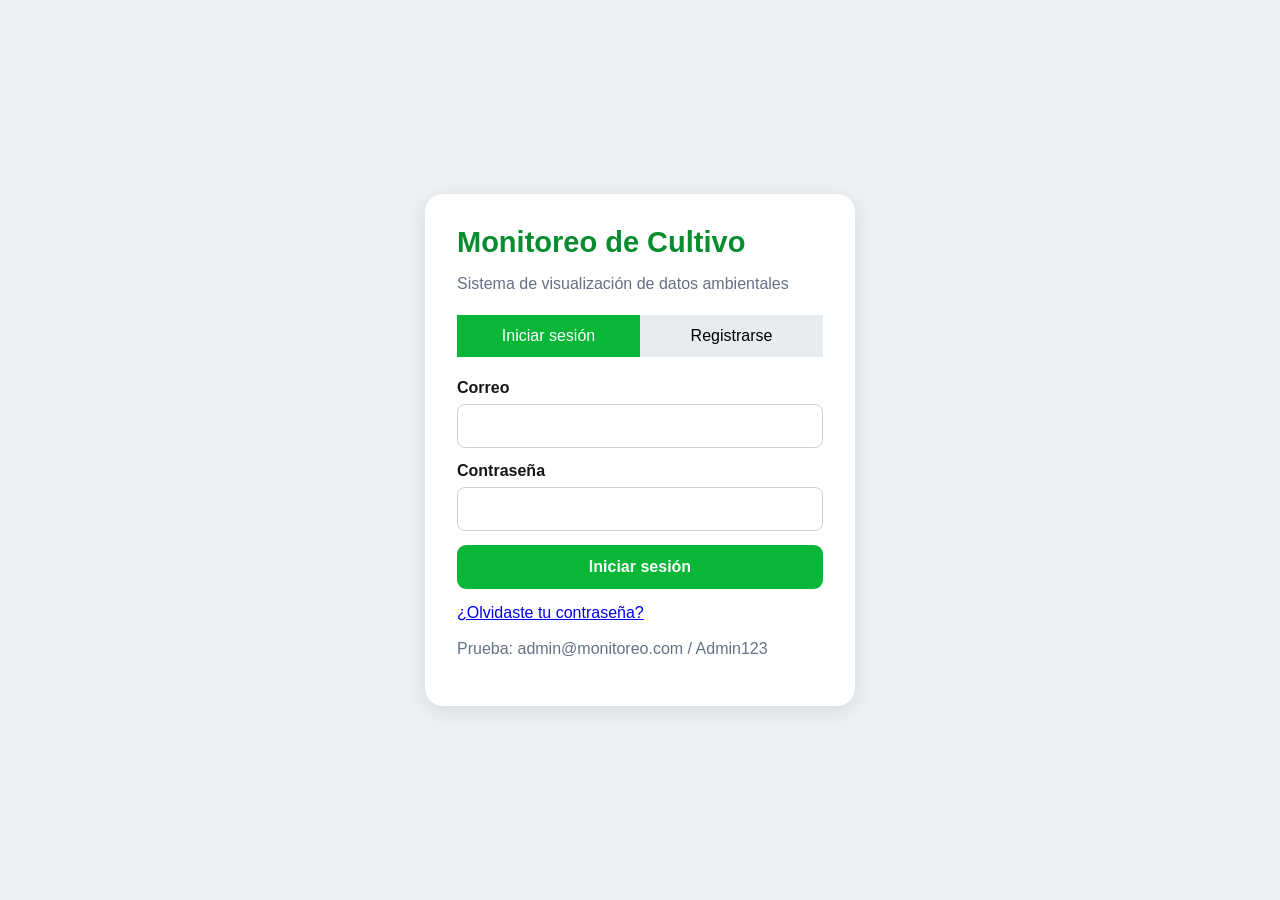
<file: frontend/src/main/webapp/index.html>
<!DOCTYPE html>
<html lang="es">
<head>
    <meta charset="UTF-8">
    <meta name="viewport" content="width=device-width, initial-scale=1.0">
    <title>Monitoreo de Cultivo Medicinal</title>
    <link rel="stylesheet" href="css/styles.css">
</head>
<body>
<div id="app"></div>
<script src="js/app.js?v=20261008-multicuenta"></script>
</body>
</html>
</file>
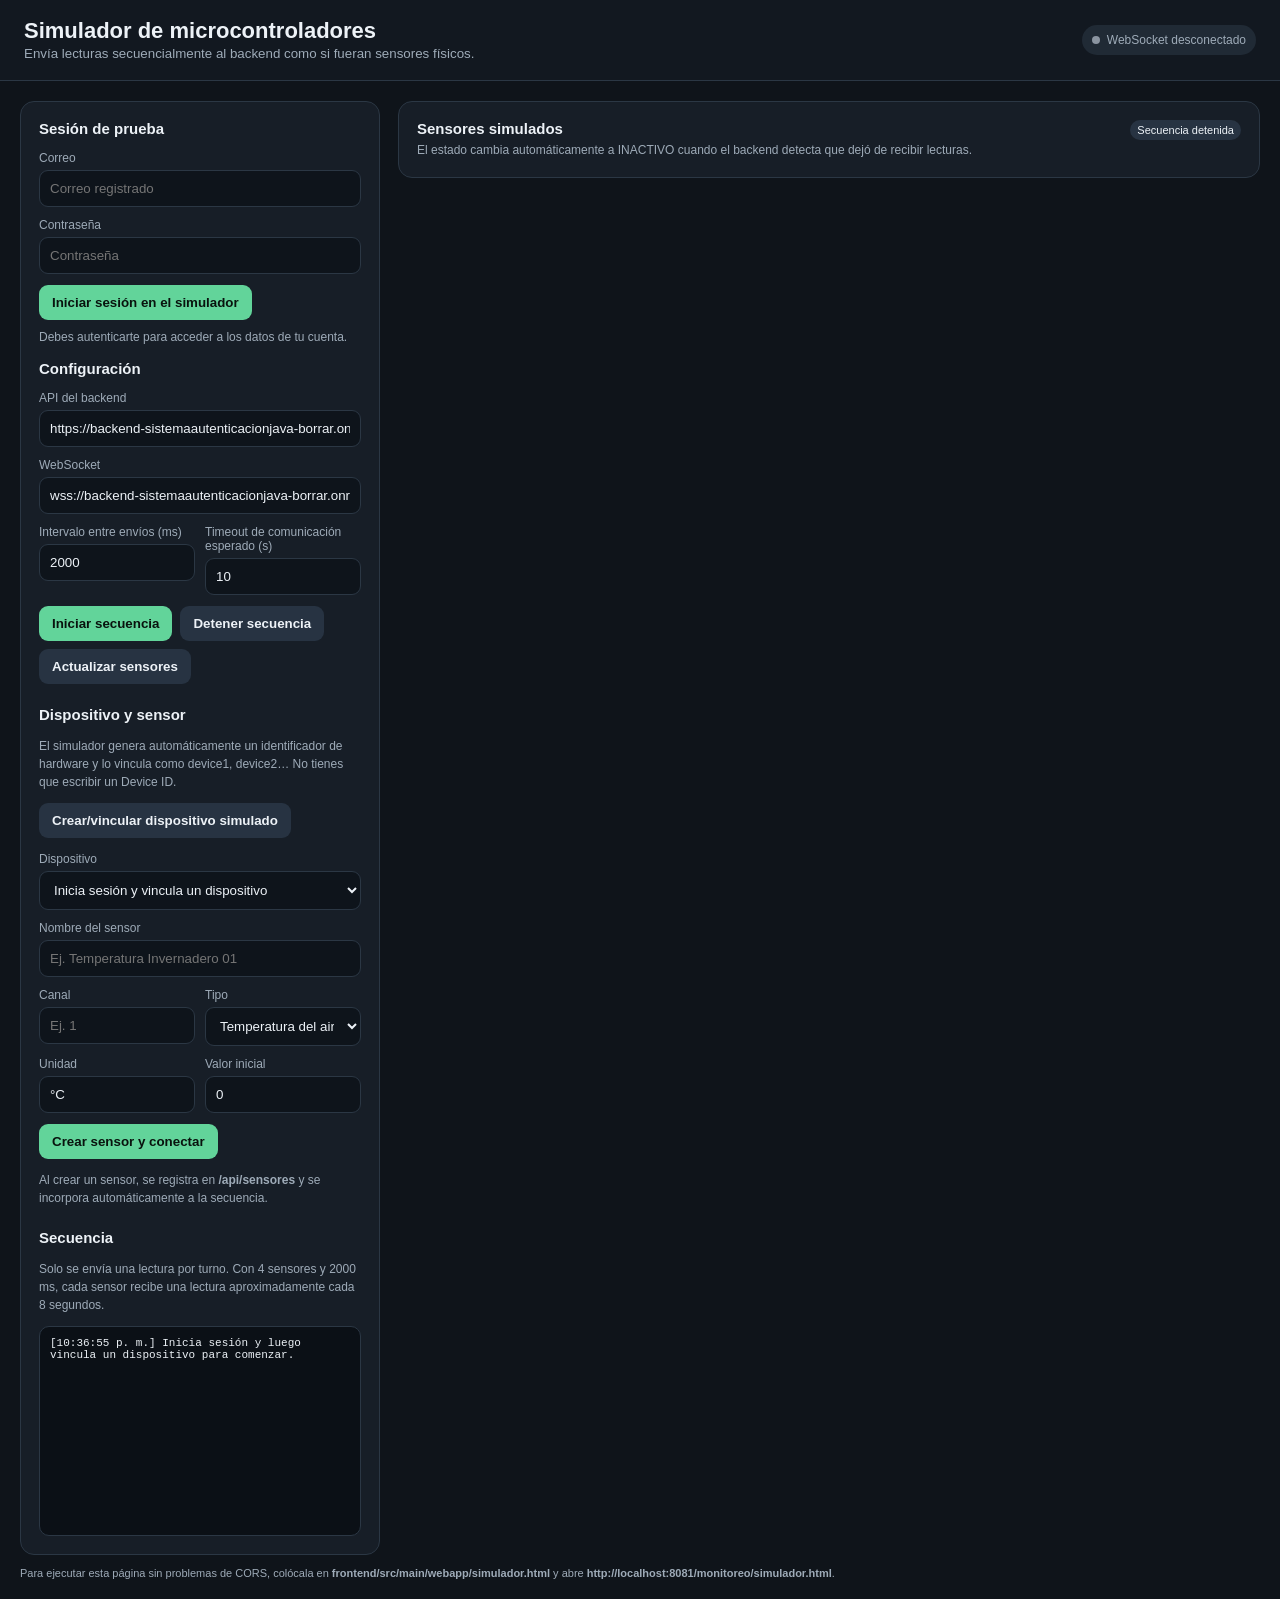
<file: frontend/src/main/webapp/simulador.html>
<!DOCTYPE html>
<html lang="es">
<head>
<meta charset="UTF-8">
<meta name="viewport" content="width=device-width, initial-scale=1.0">
<title>Simulador de Microcontroladores - Monitoreo</title>
<style>
:root{--bg:#0f141a;--panel:#171e27;--panel2:#1d2631;--text:#edf2f7;--muted:#9eabb8;--ok:#35d07f;--warn:#f4bd4f;--danger:#ff6b6b;--accent:#62d49a;--line:#2b3744}
*{box-sizing:border-box}body{margin:0;font-family:Arial,sans-serif;background:var(--bg);color:var(--text)}
header{padding:18px 24px;border-bottom:1px solid var(--line);background:#121820;display:flex;justify-content:space-between;align-items:center;gap:20px;flex-wrap:wrap}
header h1{margin:0;font-size:22px}header small{color:var(--muted)}
.wrap{max-width:1400px;margin:0 auto;padding:20px}.grid{display:grid;grid-template-columns:360px 1fr;gap:18px}.panel{background:var(--panel);border:1px solid var(--line);border-radius:14px;padding:18px}.panel h2{font-size:15px;margin:0 0 14px}.row{display:grid;grid-template-columns:1fr 1fr;gap:10px}.field{margin-bottom:11px}.field label{display:block;color:var(--muted);font-size:12px;margin-bottom:5px}.field input,.field select{width:100%;padding:10px;border-radius:9px;border:1px solid var(--line);background:#0e141b;color:var(--text)}button{border:0;border-radius:9px;padding:10px 13px;font-weight:700;cursor:pointer}button.primary{background:var(--accent);color:#09130e}button.secondary{background:#273342;color:var(--text)}button.danger{background:#4b252b;color:#ffd9dc}button:disabled{opacity:.45;cursor:not-allowed}.status{font-size:12px;padding:8px 10px;border-radius:999px;display:inline-flex;align-items:center;gap:7px;background:#202a35;color:var(--muted)}.dot{width:8px;height:8px;border-radius:50%;background:#8a94a0}.dot.ok{background:var(--ok)}.dot.bad{background:var(--danger)}
.cards{display:grid;grid-template-columns:repeat(auto-fit,minmax(250px,1fr));gap:12px}.card{background:var(--panel2);border:1px solid var(--line);border-radius:14px;padding:15px}.card-head{display:flex;justify-content:space-between;align-items:flex-start;gap:10px}.name{font-weight:700}.type{color:var(--muted);font-size:12px}.value{font-size:28px;font-weight:800;margin:14px 0 4px}.meta{font-size:12px;color:var(--muted)}.actions{display:flex;gap:7px;margin-top:12px;flex-wrap:wrap}.log{height:210px;overflow:auto;background:#0b1016;border:1px solid var(--line);border-radius:10px;padding:10px;font-family:Consolas,monospace;font-size:11px;white-space:pre-wrap}.hint{font-size:12px;color:var(--muted);line-height:1.5}.toolbar{display:flex;gap:8px;flex-wrap:wrap;margin-bottom:14px}.pill{font-size:11px;padding:4px 7px;border-radius:999px;background:#273342}.pill.ok{background:#173f2b;color:#8ff0ba}.pill.off{background:#4a2027;color:#ffb3b3}.footer-note{margin-top:12px;font-size:11px;color:var(--muted)}
@media(max-width:900px){.grid{grid-template-columns:1fr}}
</style>
</head>
<body>
<header>
  <div><h1>Simulador de microcontroladores</h1><small>Envía lecturas secuencialmente al backend como si fueran sensores físicos.</small></div>
  <div class="status"><span id="wsDot" class="dot"></span><span id="wsText">WebSocket desconectado</span></div>
</header>
<div class="wrap">
  <div class="grid">
    <section class="panel">
      <h2>Sesión de prueba</h2>
      <div class="field"><label>Correo</label><input id="simEmail" type="email" placeholder="Correo registrado"></div>
      <div class="field"><label>Contraseña</label><input id="simPassword" type="password" placeholder="Contraseña"></div>
      <div class="toolbar"><button class="primary" id="loginBtn">Iniciar sesión en el simulador</button><span id="loginStatus" class="hint">Debes autenticarte para acceder a los datos de tu cuenta.</span></div>
      <h2>Configuración</h2>
      <div class="field"><label>API del backend</label><input id="apiUrl" value="https://backend-sistemaautenticacionjava-borrar.onrender.com/api"></div>
      <div class="field"><label>WebSocket</label><input id="wsUrl" value="wss://backend-sistemaautenticacionjava-borrar.onrender.com/ws/sensores"></div>
      <div class="row">
        <div class="field"><label>Intervalo entre envíos (ms)</label><input id="interval" type="number" min="500" step="100" value="2000"></div>
        <div class="field"><label>Timeout de comunicación esperado (s)</label><input id="timeout" type="number" min="5" value="10" disabled></div>
      </div>
      <div class="toolbar">
        <button class="primary" id="startBtn">Iniciar secuencia</button>
        <button class="secondary" id="stopBtn">Detener secuencia</button>
        <button class="secondary" id="refreshBtn">Actualizar sensores</button>
      </div>

      <h2 style="margin-top:22px">Dispositivo y sensor</h2>
      <p class="hint">El simulador genera automáticamente un identificador de hardware y lo vincula como device1, device2… No tienes que escribir un Device ID.</p>
      <div class="toolbar"><button class="secondary" id="pairDeviceBtn">Crear/vincular dispositivo simulado</button></div>
      <div class="field"><label>Dispositivo</label><select id="deviceSelect" required><option value="">Inicia sesión y vincula un dispositivo</option></select></div>
      <div class="field"><label>Nombre del sensor</label><input id="sensorName" placeholder="Ej. Temperatura Invernadero 01"></div>
      <div class="row"><div class="field"><label>Canal</label><input id="channel" placeholder="Ej. 1"></div><div class="field"><label>Tipo</label><select id="sensorType"></select></div></div>
      <div class="row">
        <div class="field"><label>Unidad</label><input id="sensorUnit" value="ppm"></div>
        <div class="field"><label>Valor inicial</label><input id="sensorValue" type="number" value="0" step="0.1"></div>
      </div>
      <button class="primary" id="createBtn">Crear sensor y conectar</button>
      <p class="hint">Al crear un sensor, se registra en <b>/api/sensores</b> y se incorpora automáticamente a la secuencia.</p>

      <h2 style="margin-top:22px">Secuencia</h2>
      <p class="hint">Solo se envía una lectura por turno. Con 4 sensores y 2000 ms, cada sensor recibe una lectura aproximadamente cada 8 segundos.</p>
      <div class="log" id="log"></div>
    </section>

    <section>
      <div class="panel" style="margin-bottom:18px">
        <div class="card-head"><div><h2 style="margin-bottom:4px">Sensores simulados</h2><div class="hint">El estado cambia automáticamente a INACTIVO cuando el backend detecta que dejó de recibir lecturas.</div></div><span class="pill" id="seqStatus">Secuencia detenida</span></div>
      </div>
      <div class="cards" id="cards"></div>
    </section>
  </div>
  <div class="footer-note">Para ejecutar esta página sin problemas de CORS, colócala en <b>frontend/src/main/webapp/simulador.html</b> y abre <b>http://localhost:8081/monitoreo/simulador.html</b>.</div>
</div>

<script>
let sensors=[];
let running=false;
let timer=null;
let cursor=0;
let ws=null;
let types=[];
let accessToken=null;
let devices=[];
const deviceKeys=new Map();

  const SENSOR_CATALOG = [
    // Ambiente
    {id: "temperatura-aire", nombre: "Temperatura del aire", unidad: "°C"},
    {id: "humedad-aire", nombre: "Humedad relativa", unidad: "%RH"},
    {id: "co2", nombre: "CO₂", unidad: "ppm"},
    {id: "presion-atmosferica", nombre: "Presión atmosférica", unidad: "hPa"},

    // Luz y radiación
    {id: "par", nombre: "Radiación PAR", unidad: "µmol/m²/s"},
    {id: "radiacion-solar", nombre: "Radiación solar", unidad: "W/m²"},
    {id: "uv", nombre: "Índice UV", unidad: "UV Index"},

    // Planta / superficie foliar
    {id: "temperatura-hoja", nombre: "Temperatura de hoja", unidad: "°C"},
    {id: "humedad-foliar", nombre: "Humedad foliar", unidad: "%"},

    // Sustrato / suelo
    {id: "humedad-sustrato", nombre: "Humedad del sustrato", unidad: "%VWC"},
    {id: "temperatura-sustrato", nombre: "Temperatura del sustrato", unidad: "°C"},
    {id: "ph-sustrato", nombre: "pH del sustrato", unidad: "pH"},
    {id: "ec-sustrato", nombre: "Conductividad eléctrica del sustrato", unidad: "mS/cm"},

    // Agua / fertirriego
    {id: "temperatura-agua", nombre: "Temperatura del agua", unidad: "°C"},
    {id: "ph-agua", nombre: "pH del agua", unidad: "pH"},
    {id: "ec-agua", nombre: "Conductividad eléctrica del agua", unidad: "mS/cm"},
    {id: "oxigeno-disuelto", nombre: "Oxígeno disuelto", unidad: "mg/L"},
    {id: "orp", nombre: "Potencial ORP", unidad: "mV"},
    {id: "salinidad", nombre: "Salinidad", unidad: "ppt"},
    {id: "nivel-agua", nombre: "Nivel de agua", unidad: "%"},
    {id: "caudal", nombre: "Caudal de riego", unidad: "L/min"},
    {id: "presion-riego", nombre: "Presión de riego", unidad: "bar"},
    {id: "nitratos", nombre: "Nitratos (NO₃⁻)", unidad: "mg/L"},
  ];

const ranges = {"temperatura del aire": [20, 32], temperatura: [20, 32], "humedad relativa": [55, 85], humedad: [55, 85], "co₂": [380, 520], co2: [380, 520], "presión atmosférica": [990, 1030], presion: [990, 1030], "radiación par": [300, 1000], par: [300, 1000], "radiación solar": [200, 1000], "índice uv": [0, 11], uv: [0, 11], "temperatura de hoja": [20, 32], "humedad foliar": [50, 90], "humedad del sustrato": [35, 75], "temperatura del sustrato": [18, 28], "ph del sustrato": [5.5, 7.5], "conductividad eléctrica del sustrato": [0.5, 3], "temperatura del agua": [18, 28], "ph del agua": [5.5, 7.5], "conductividad eléctrica del agua": [0.2, 2.5], "oxígeno disuelto": [5, 10], "potencial orp": [100, 500], "salinidad": [0, 5], "nivel de agua": [20, 100], "caudal de riego": [1, 20], "presión de riego": [1, 5], "nitratos (no₃⁻)": [5, 150], default: [10, 90]};
const $=id=>document.getElementById(id);
function apiBase(){return $('apiUrl').value.replace(/\/$/,'');}
function log(msg){const t=new Date().toLocaleTimeString('es-CO');$('log').textContent+=`[${t}] ${msg}\n`; $('log').scrollTop=$('log').scrollHeight;}
function norm(v){return String(v||'').trim().toLowerCase();}
function rangeFor(type){return ranges[norm(type)] || ranges.default;}
function randomValue(type){const [a,b]=rangeFor(type);return Math.round((a+Math.random()*(b-a))*10)/10;}
function fmtDate(v){if(!v)return '-';return new Date(v).toLocaleString('es-CO');}
function stateClass(s){return String(s||'').toUpperCase()==='ACTIVO'?'ok':'off';}
function render(){
  $('seqStatus').textContent=running?'Secuencia activa':'Secuencia detenida';
  $('seqStatus').className='pill '+(running?'ok':'');
  $('cards').innerHTML=sensors.length?sensors.map(s=>`<div class="card">
    <div class="card-head"><div><div class="name">${esc(s.nombre)}</div><div class="type">${esc(s.tipo)} · ${esc(s.unidad)}</div></div><span class="pill ${stateClass(s.estado)}">${esc(s.estado)}</span></div>
    <div class="value">${Number(s.valorActual??0).toFixed(1)} <span style="font-size:14px;font-weight:600;color:var(--muted)">${esc(s.unidad)}</span></div>
    <div class="meta">Última lectura: ${fmtDate(s.ultimaLectura)}</div>
    <div class="meta">DB ID: ${s.id} · Dispositivo: ${esc(s.deviceAlias || devices.find(d=>d.hardwareId===s.deviceId)?.alias || s.deviceId || "-")} · Canal: ${esc(s.canal||"-")}</div>
    <div class="actions"><button class="${s.simConnected?'danger':'primary'}" onclick="toggleSimulation(${s.id})">${s.simConnected?'Interrumpir comunicación':'Reconectar'}</button><button class="secondary" onclick="sendNow(${s.id})">Enviar ahora</button></div>
  </div>`).join(''):'<div class="card"><div class="hint">No hay sensores todavía.</div></div>';
}
function esc(v){return String(v??'').replace(/[&<>'"]/g,c=>({'&':'&amp;','<':'&lt;','>':'&gt;',"'":'&#039;','"':'&quot;'}[c]));}
async function request(path, options={}){
  const {skipAuth=false,...fetchOptions}=options;
  const headers={'Content-Type':'application/json',...(fetchOptions.headers||{})};
  if(accessToken&&!skipAuth&&!headers.Authorization)headers.Authorization=`Bearer ${accessToken}`;
  const r=await fetch(apiBase()+path,{...fetchOptions,headers});
  const text=await r.text();let data={};try{data=text?JSON.parse(text):{}}catch{data={raw:text}}
  if(r.status===401&&accessToken&&!skipAuth){
    accessToken=null;
    stopSequence();
    if(ws)ws.close();ws=null;
    sensors=[];devices=[];deviceKeys.clear();
    $('loginStatus').textContent='La sesión expiró. Inicia sesión de nuevo.';
    $('wsDot').className='dot bad';$('wsText').textContent='WebSocket desconectado';
    render();
  }
  if(!r.ok)throw new Error(data.message||`HTTP ${r.status}`);return data;
}
  async function loadTypes() {
    types = SENSOR_CATALOG.map(s => ({
        id: s.id,
        nombre: s.nombre,
        unidad: s.unidad
    }));

    $('sensorType').innerHTML = types
        .map(t => `
            <option
                value="${esc(t.nombre)}"
                data-unit="${esc(t.unidad)}">
                ${esc(t.nombre)} (${esc(t.unidad)})
            </option>
        `)
        .join('');

    updateUnit();
}
function updateUnit(){const o=$('sensorType').selectedOptions[0];if(o)$('sensorUnit').value=o.dataset.unit||'';}
async function simulatorLogin(){
  try{
    const data=await request('/auth/login',{method:'POST',skipAuth:true,body:JSON.stringify({correo:$('simEmail').value,password:$('simPassword').value})});
    accessToken=data.accessToken;
    if(!accessToken)throw new Error('El backend no devolvió accessToken.');
    $('loginStatus').textContent=`Sesión activa: ${data.nombre}`;
    await loadDevices(); await loadSensors(); connectWs();
    log('Sesión iniciada para '+data.correo);
  }catch(e){$('loginStatus').textContent='No se pudo iniciar sesión: '+e.message;log('ERROR login: '+e.message);}
}
async function loadDevices(){
  if(!accessToken)return;
  try{
    devices=await request('/dispositivos');
    const select=$('deviceSelect');
    const paired=devices.filter(d=>d.hardwareId);
    select.innerHTML=paired.length?paired.map(d=>`<option value="${esc(d.hardwareId)}">${esc(d.alias)}</option>`).join(''):'<option value="">Vincula un dispositivo primero</option>';
  }catch(e){log('ERROR cargando dispositivos: '+e.message);}
}
async function pairSimulatedDevice(){
  if(!accessToken){alert('Inicia sesión primero.');return;}
  try{
    const code=await request('/dispositivos/codigo-vinculacion',{method:'POST'});
    const hardwareId='SIM-'+crypto.randomUUID();
    const linked=await request('/dispositivos/vincular',{method:'POST',skipAuth:true,body:JSON.stringify({hardwareId,pairingCode:code.pairingCode})});
    deviceKeys.set(hardwareId,linked.deviceKey);
    await loadDevices();
    $('deviceSelect').value=hardwareId;
    log(`Dispositivo emparejado automáticamente como ${linked.alias}; hardwareId generado por el simulador.`);
  }catch(e){alert('No se pudo vincular el dispositivo simulado: '+e.message);log('ERROR vinculación: '+e.message);}
}
async function loadSensors(){
  if(!accessToken){log('Inicia sesión para consultar los sensores de una cuenta.');return;}
  try{
    const data=await request('/sensores');
    const old=new Map(sensors.map(x=>[x.id,x]));
    sensors=data.map(s=>({...s,simConnected:old.get(s.id)?.simConnected ?? true}));
    render();
  }catch(e){log('ERROR cargando sensores: '+e.message)}
}
async function createSensor(){
  if(!accessToken){alert('Inicia sesión primero.');return;}
  const nombre=$('sensorName').value.trim();const tipo=$('sensorType').value;const unidad=$('sensorUnit').value.trim();const valor=Number($('sensorValue').value||0);const deviceId=$('deviceSelect').value;const canal=$('channel').value.trim();
  if(!nombre||!tipo||!unidad||!deviceId||!canal){alert('Completa nombre, dispositivo vinculado y canal.');return;}
  try{
    const s=await request('/sensores',{method:'POST',body:JSON.stringify({nombre,tipo,unidad,valorActual:valor,deviceId,canal})});
    s.simConnected=true;sensors.push(s);render();log(`Sensor creado: #${s.id} ${s.nombre} (${s.tipo})`);
    $('sensorName').value='';
    if(!running)startSequence();
  }catch(e){alert('No se pudo crear el sensor: '+e.message);log('ERROR creando sensor: '+e.message)}
}
async function sendReading(sensor){
  if(!sensor.simConnected)return;
  if(!accessToken){log('TX cancelado: inicia sesión en el simulador.');return;}
  const valor=randomValue(sensor.tipo);
  try{
    const payload={valor,fecha:localDateTime()};
    const deviceKey=deviceKeys.get(sensor.deviceId);
    let options;
    if(deviceKey&&sensor.deviceId&&sensor.canal){
      payload.deviceId=sensor.deviceId;payload.canal=sensor.canal;payload.tipo=sensor.tipo;payload.unidad=sensor.unidad;
      options={method:'POST',skipAuth:true,headers:{'X-Device-Key':deviceKey},body:JSON.stringify(payload)};
    }else{
      payload.sensorId=sensor.id;
      options={method:'POST',body:JSON.stringify(payload)};
    }
    const l=await request('/lecturas',options);
    sensor.valorActual=valor;sensor.ultimaLectura=l.fecha||localDateTime();sensor.estado='ACTIVO';
    log(`TX ${sensor.deviceAlias||sensor.deviceId||'sensor'} canal ${sensor.canal||'-'} · ${sensor.tipo}: ${valor} ${sensor.unidad}`);render();
  }catch(e){log(`ERROR TX #${sensor.id}: ${e.message}`);}
}

function localDateTime(){const d=new Date(),p=n=>String(n).padStart(2,'0');return `${d.getFullYear()}-${p(d.getMonth()+1)}-${p(d.getDate())}T${p(d.getHours())}:${p(d.getMinutes())}:${p(d.getSeconds())}`;}
async function sendNow(id){const s=sensors.find(x=>x.id===id);if(s){s.simConnected=true;await sendReading(s);}}
function next(){
  if(!running||!sensors.length)return;
  let checked=0;
  while(checked<sensors.length){const s=sensors[cursor%sensors.length];cursor=(cursor+1)%sensors.length;checked++;if(s.simConnected){sendReading(s);break;}}
}
function startSequence(){if(running)return;running=true;cursor=cursor%sensors.length||0;render();log('Secuencia de transmisión iniciada');clearInterval(timer);timer=setInterval(next,Math.max(500,Number($('interval').value||2000)));next();}
function stopSequence(){running=false;clearInterval(timer);timer=null;render();log('Secuencia detenida');}
window.toggleSimulation=function(id){const s=sensors.find(x=>x.id===id);if(!s)return;s.simConnected=!s.simConnected;log(`${s.simConnected?'RECONEXIÓN':'INTERRUPCIÓN'} del sensor #${id} ${s.nombre}`);render();};
function connectWs(){
  if(!accessToken)return;
  try{
    const base=$('wsUrl').value;
    ws=new WebSocket(base+(base.includes('?')?'&':'?')+'token='+encodeURIComponent(accessToken));
    ws.onopen=()=>{$('wsDot').className='dot ok';$('wsText').textContent='WebSocket conectado';log('WebSocket conectado al backend');};
    ws.onclose=()=>{$('wsDot').className='dot bad';$('wsText').textContent='WebSocket desconectado';if(accessToken)setTimeout(connectWs,2500);};
    ws.onerror=()=>{$('wsDot').className='dot bad';$('wsText').textContent='Error WebSocket';};
    ws.onmessage=e=>{try{const m=JSON.parse(e.data);const s=sensors.find(x=>x.id==m.sensorId);if(s){if(m.valor!==undefined)s.valorActual=Number(m.valor);if(m.fecha)s.ultimaLectura=m.fecha;if(m.estado)s.estado=m.estado;render();}}catch{}};
  }catch{setTimeout(connectWs,2500);}
}
$('sensorType').addEventListener('change',updateUnit);
$('loginBtn').addEventListener('click',simulatorLogin);
$('pairDeviceBtn').addEventListener('click',pairSimulatedDevice);
$('createBtn').addEventListener('click',createSensor);
$('startBtn').addEventListener('click',startSequence);
$('stopBtn').addEventListener('click',stopSequence);
$('refreshBtn').addEventListener('click',loadSensors);
(async()=>{await loadTypes();log('Inicia sesión y luego vincula un dispositivo para comenzar.');})();
</script>
</body>
</html>
</file>
<file: frontend/src/main/webapp/css/styles.css>
* { box-sizing: border-box; }
body {
    margin: 0;
    font-family: Arial, Helvetica, sans-serif;
    background: #f2f3f5;
    color: #161616;
}
button, input, select { font: inherit; }
button { cursor: pointer; }
.layout { display: flex; min-height: 100vh; }
.sidebar {
    width: 286px;
    background: #058b2c;
    color: white;
    position: fixed;
    top: 0; bottom: 0; left: 0;
}
.brand {
    height: 78px;
    padding: 0 20px;
    display: flex;
    align-items: center;
    font-size: 28px;
    font-weight: 700;
    background: #087f2a;
}
.nav button {
    width: 100%;
    padding: 20px 24px;
    background: transparent;
    color: white;
    border: 0;
    border-bottom: 1px solid rgba(255,255,255,.22);
    text-align: left;
    font-size: 18px;
}
.nav button.active { background: #0ab83a; }
.main { margin-left: 286px; width: calc(100% - 286px); padding: 28px 24px; }
.topbar { display:flex; justify-content:space-between; align-items:center; gap:15px; }
h1 { margin: 0 0 28px; font-size: 31px; }
h2 { margin: 0 0 18px; }
.btn {
    border: 0;
    border-radius: 9px;
    padding: 13px 20px;
    font-weight: 600;
}
.btn-primary { background:#08b737; color:white; }
.btn-danger { background:#ef3d43; color:white; padding:9px 15px; }
.btn-secondary { background:#e4e7eb; color:#222; }
.cards { display:grid; grid-template-columns:repeat(3,1fr); gap:22px; margin-bottom:32px; }
.card {
    background:white;
    border-radius:14px;
    padding:23px;
    box-shadow:0 3px 10px rgba(0,0,0,.08);
}
.metric-label { color:#667085; font-size:21px; font-weight:600; }
.metric-value { color:#06b737; font-size:37px; font-weight:700; margin-top:17px; }
.grid-charts { display:grid; grid-template-columns:repeat(2,1fr); gap:22px; }
.chart-card { min-height:370px; }
.chart-head { display:flex; justify-content:space-between; align-items:center; margin-bottom:12px; }
.chart-title { font-size:20px; font-weight:700; }
.chart-wrap { height:280px; background:#f1f2f4; border-radius:10px; padding:10px; }
canvas { width:100%; height:100%; }
.toolbar { display:flex; gap:10px; flex-wrap:wrap; margin-bottom:20px; }
.input, select {
    border:1px solid #cbd1d8;
    background:white;
    border-radius:8px;
    padding:11px 13px;
    min-width:190px;
}
.table-card { padding:0; overflow:hidden; }
table { width:100%; border-collapse:collapse; background:white; }
th { background:#07b936; color:white; text-align:left; padding:16px; }
td { padding:16px; border-bottom:1px solid #e4e7eb; }
.status { font-weight:600; }
.status.active { color:#079c32; }
.status.inactive { color:#d03a3a; }
.empty { padding:30px; text-align:center; color:#667085; }
.modal-backdrop {
    position:fixed; inset:0; background:rgba(0,0,0,.45);
    display:flex; align-items:center; justify-content:center; z-index:20;
}
.modal {
    width:min(520px, 92vw); background:white; border-radius:15px; padding:24px;
}
.form-row { display:flex; flex-direction:column; gap:7px; margin-bottom:14px; }
.form-row label { font-weight:600; }
.alert { padding:12px; border-radius:8px; margin-bottom:15px; }
.alert.error { background:#ffe5e5; color:#a00; }
.alert.success { background:#e4faea; color:#08752a; }
.login-page {
    min-height:100vh; display:flex; align-items:center; justify-content:center;
    background:#eef1f3;
}
.login-box { width:min(430px,92vw); background:white; padding:32px; border-radius:18px; box-shadow:0 5px 20px rgba(0,0,0,.1); }
.login-box h1 { color:#078c2e; font-size:29px; margin-bottom:8px; }
.muted { color:#667085; }
.login-tabs { display:flex; margin:22px 0; }
.login-tabs button { flex:1; border:0; padding:12px; background:#e9ecef; }
.login-tabs button.active { background:#08b737; color:white; }
.form-control { width:100%; border:1px solid #cbd1d8; padding:12px; border-radius:8px; }
.full { width:100%; }
.ws-dot { display:inline-block; width:10px; height:10px; border-radius:50%; background:#d33; margin-right:6px; }
.ws-dot.ok { background:#08b737; }
@media(max-width:900px) {
    .sidebar { width:210px; }
    .main { margin-left:210px; width:calc(100% - 210px); }
    .cards { grid-template-columns:1fr; }
    .grid-charts { grid-template-columns:1fr; }
}
@media(max-width:650px) {
    .sidebar { position:static; width:100%; min-height:auto; }
    .layout { display:block; }
    .main { margin-left:0; width:100%; padding:20px; }
    .brand { height:60px; }
}

/* Perfil de usuario y acciones de borrado */
.profile-modal { width: min(560px, 94vw); }
.profile-modal .btn-danger { margin-right: auto; }
@media(max-width:650px) {
    .profile-modal > form > div:last-child { justify-content: stretch !important; }
    .profile-modal > form > div:last-child .btn { width: 100%; }
    .profile-modal .btn-danger { margin-right: 0; }
}
</file>
